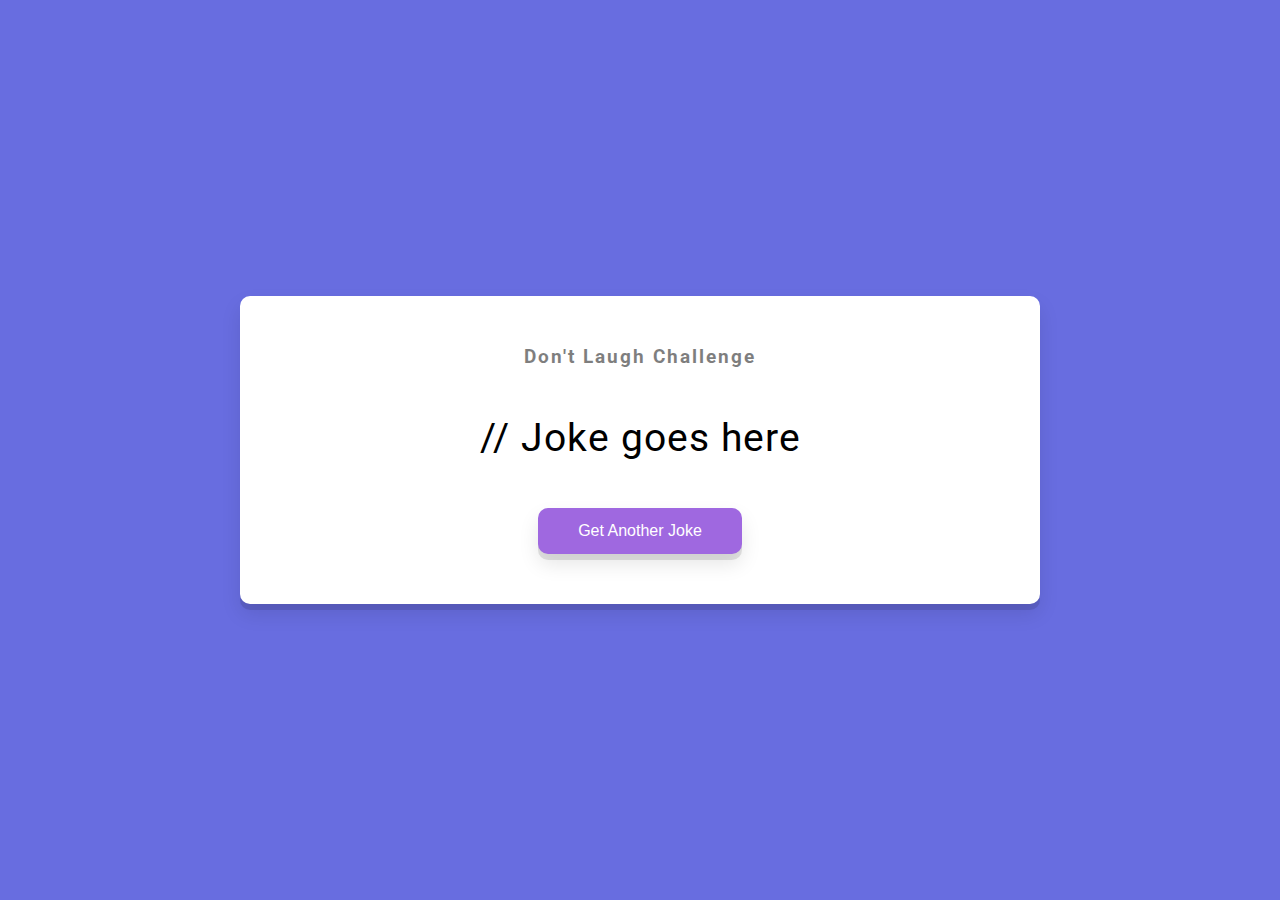
<file: 50 day 50 projects/Day 10 Dad Jokes/index.html>
<!DOCTYPE html>
<html lang="en">
  <head>
    <meta charset="UTF-8" />
    <meta name="viewport" content="width=device-width, initial-scale=1.0" />
    <link rel="stylesheet" href="style.css" />
    <title>Dad Jokes</title>
  </head>
  <div class="container">
    <h3>Don't Laugh Challenge</h3>
    <div id="joke" class="joke">
        // Joke goes here
    </div>
    <button id="jokeBtn" class="btn">Get Another Joke</button>
  </div>
  <body>
    <script src="script.js"></script>
  </body>
</html>
</file>
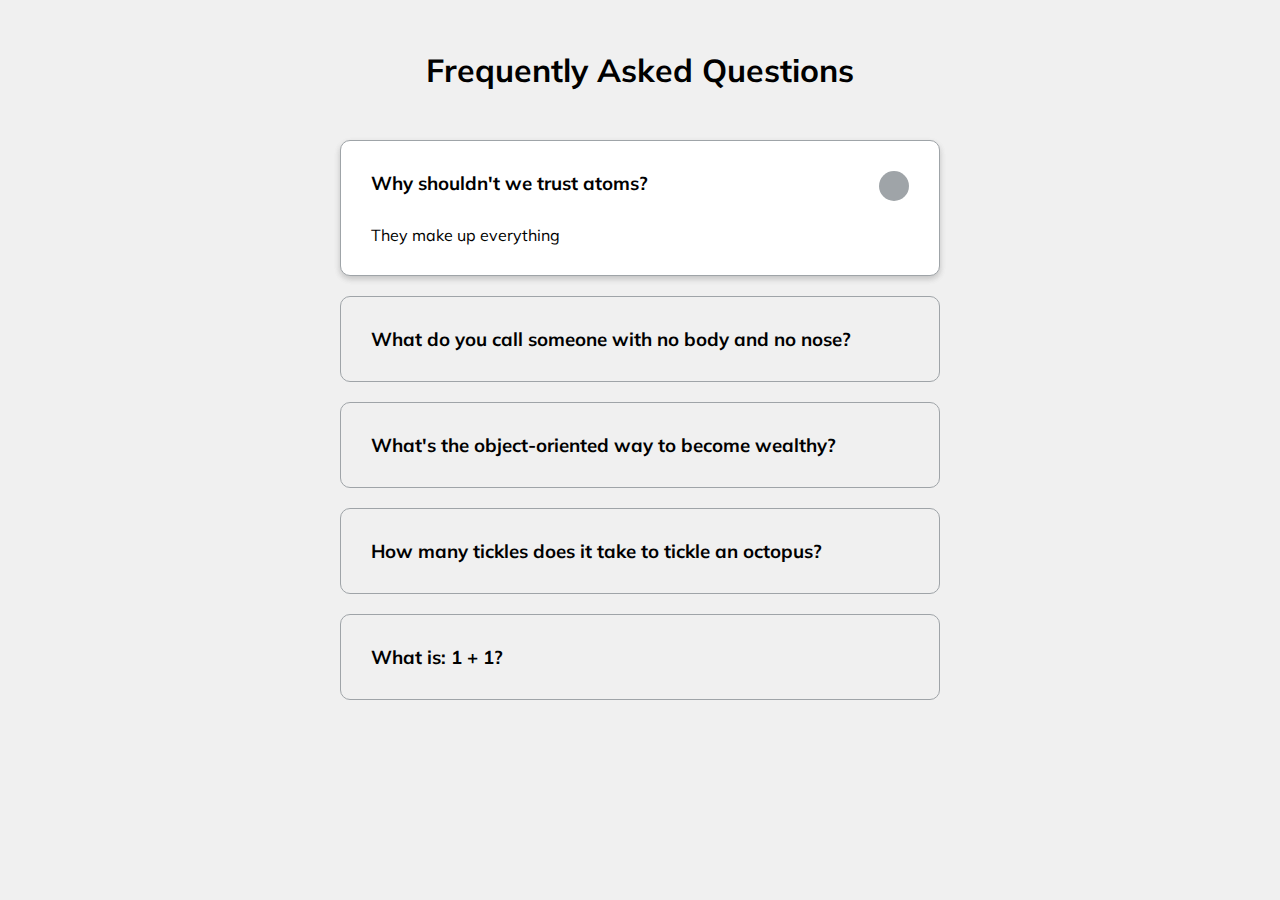
<file: 50 day 50 projects/Day 12 FAQ Collapse/index.html>
<!DOCTYPE html>
<html lang="en">
  <head>
    <meta charset="UTF-8" />
    <meta name="viewport" content="width=device-width, initial-scale=1.0" />
    <link rel="stylesheet" href="https://cdnjs.cloudflare.com/ajax/libs/font-awesome/5.14.0/css/all.min.css" integrity="sha512-1PKOgIY59xJ8Co8+NE6FZ+LOAZKjy+KY8iq0G4B3CyeY6wYHN3yt9PW0XpSriVlkMXe40PTKnXrLnZ9+fkDaog==" crossorigin="anonymous" />
    <link rel="stylesheet" href="style.css" />
    <title>FAQ</title>
  </head>
  <body>
    <h1>Frequently Asked Questions</h1>
    <div class="faq-container">
      <div class="faq active">
        <h3 class="faq-title">
          Why shouldn't we trust atoms?
        </h3>

        <p class="faq-text">
          They make up everything
        </p>

        <button class="faq-toggle">
          <i class="fas fa-chevron-down"></i>
          <i class="fas fa-times"></i>
        </button>
      </div>

      <div class="faq">
        <h3 class="faq-title">
          What do you call someone with no body and no nose?
        </h3>
        <p class="faq-text">
          Nobody knows.
        </p>
        <button class="faq-toggle">
          <i class="fas fa-chevron-down"></i>
          <i class="fas fa-times"></i>
        </button>
      </div>
      
      <div class="faq">
        <h3 class="faq-title">
          What's the object-oriented way to become wealthy?
        </h3>
        <p class="faq-text">
          Inheritance.
        </p>
        <button class="faq-toggle">
          <i class="fas fa-chevron-down"></i>
          <i class="fas fa-times"></i>
        </button>
      </div>
      
      <div class="faq">
        <h3 class="faq-title">
          How many tickles does it take to tickle an octopus?
        </h3>
        <p class="faq-text">
          Ten-tickles!
        </p>
        <button class="faq-toggle">
          <i class="fas fa-chevron-down"></i>
          <i class="fas fa-times"></i>
        </button>
      </div>
      
      <div class="faq">
        <h3 class="faq-title">
          What is: 1 + 1?
        </h3>
        <p class="faq-text">
          Depends on who are you asking.
        </p>
        <button class="faq-toggle">
          <i class="fas fa-chevron-down"></i>
          <i class="fas fa-times"></i>
        </button>
      </div>
    </div>
    <script src="script.js"></script>
  </body>
</html>
</file>
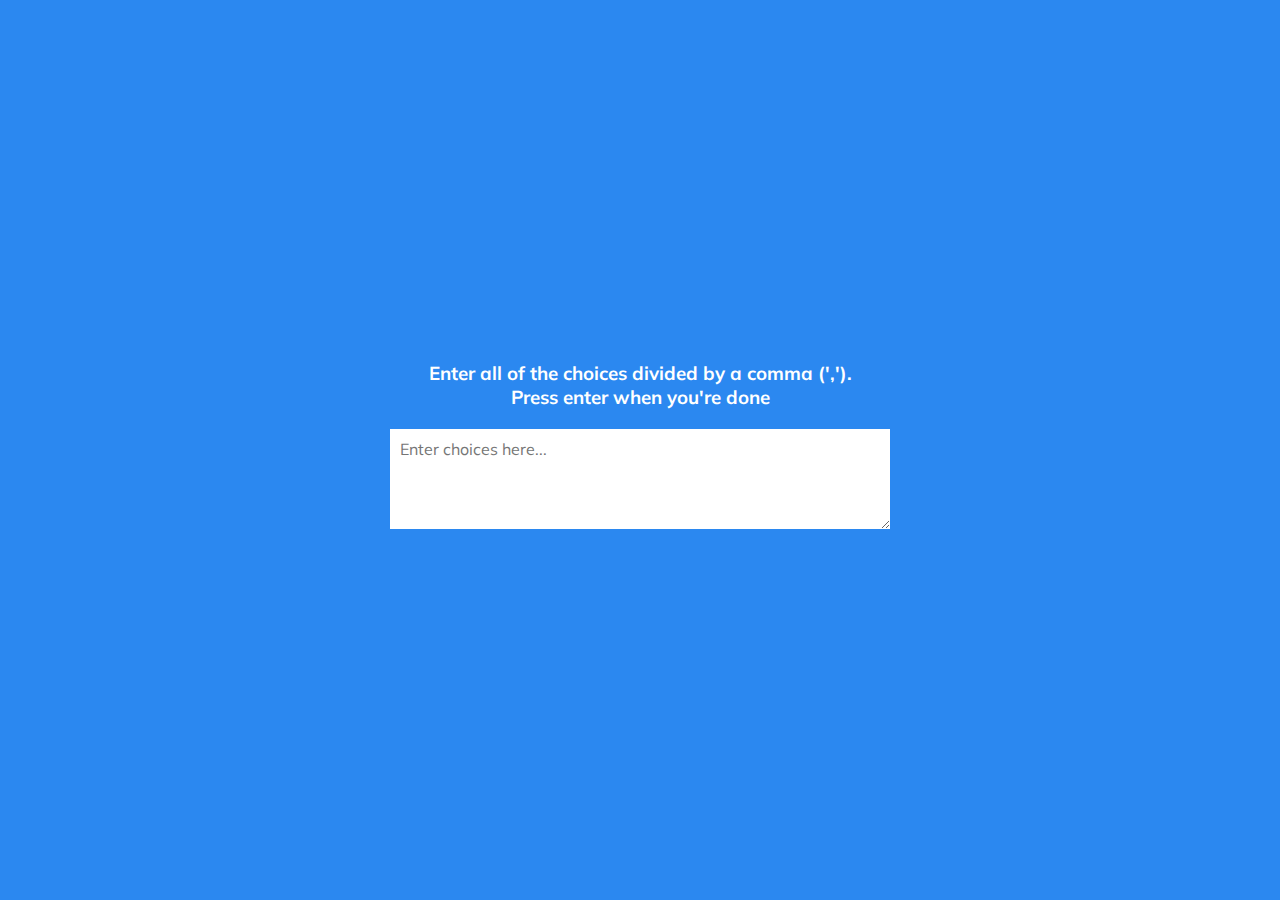
<file: 50 day 50 projects/Day 13 Random Choice Maker/index.html>
<!DOCTYPE html>
<html lang="en">
  <head>
    <meta charset="UTF-8" />
    <meta name="viewport" content="width=device-width, initial-scale=1.0" />
    <link rel="stylesheet" href="style.css" />
    <title>Random Choice Picker</title>
  </head>
  <body>
    <div class="container">
      <h3>Enter all of the choices divided by a comma (','). <br> Press enter when you're done</h3>
      <textarea placeholder="Enter choices here..." id="textarea"></textarea>

      <div id="tags"></div>
    </div>

    <script src="script.js"></script>
  </body>
</html>
</file>
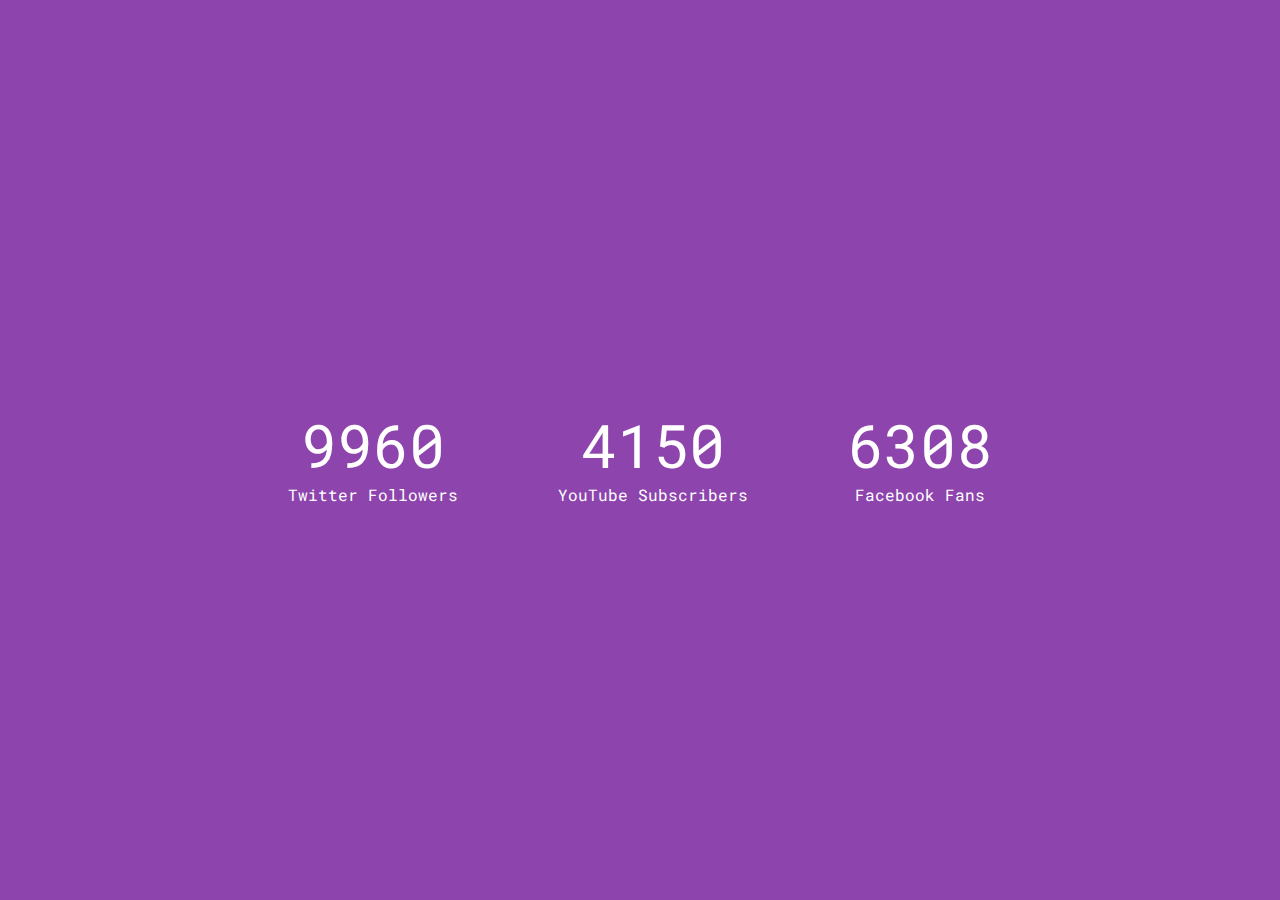
<file: 50 day 50 projects/Day 15 Incrementing Counter/index.html>
<!DOCTYPE html>
<html lang="en">
  <head>
    <meta charset="UTF-8" />
    <meta name="viewport" content="width=device-width, initial-scale=1.0" />
    <link rel="stylesheet" href="https://cdnjs.cloudflare.com/ajax/libs/font-awesome/5.14.0/css/all.min.css" integrity="sha512-1PKOgIY59xJ8Co8+NE6FZ+LOAZKjy+KY8iq0G4B3CyeY6wYHN3yt9PW0XpSriVlkMXe40PTKnXrLnZ9+fkDaog==" crossorigin="anonymous" />
    <link rel="stylesheet" href="style.css" />
    <title>Increment Counter</title>
  </head>
  <body>
    <div class="counter-container">
      <i class="fab fa-twitter fa-3x"></i>
      <div class="counter" data-target="12000"></div>
      <span>Twitter Followers</span>
    </div>

    <div class="counter-container">
      <i class="fab fa-youtube fa-3x"></i>
      <div class="counter" data-target="5000"></div>
      <span>YouTube Subscribers</span>
    </div>

    <div class="counter-container">
      <i class="fab fa-facebook fa-3x"></i>
      <div class="counter" data-target="7500"></div>
      <span>Facebook Fans</span>
    </div>
    <script src="script.js"></script>
  </body>
</html>
</file>
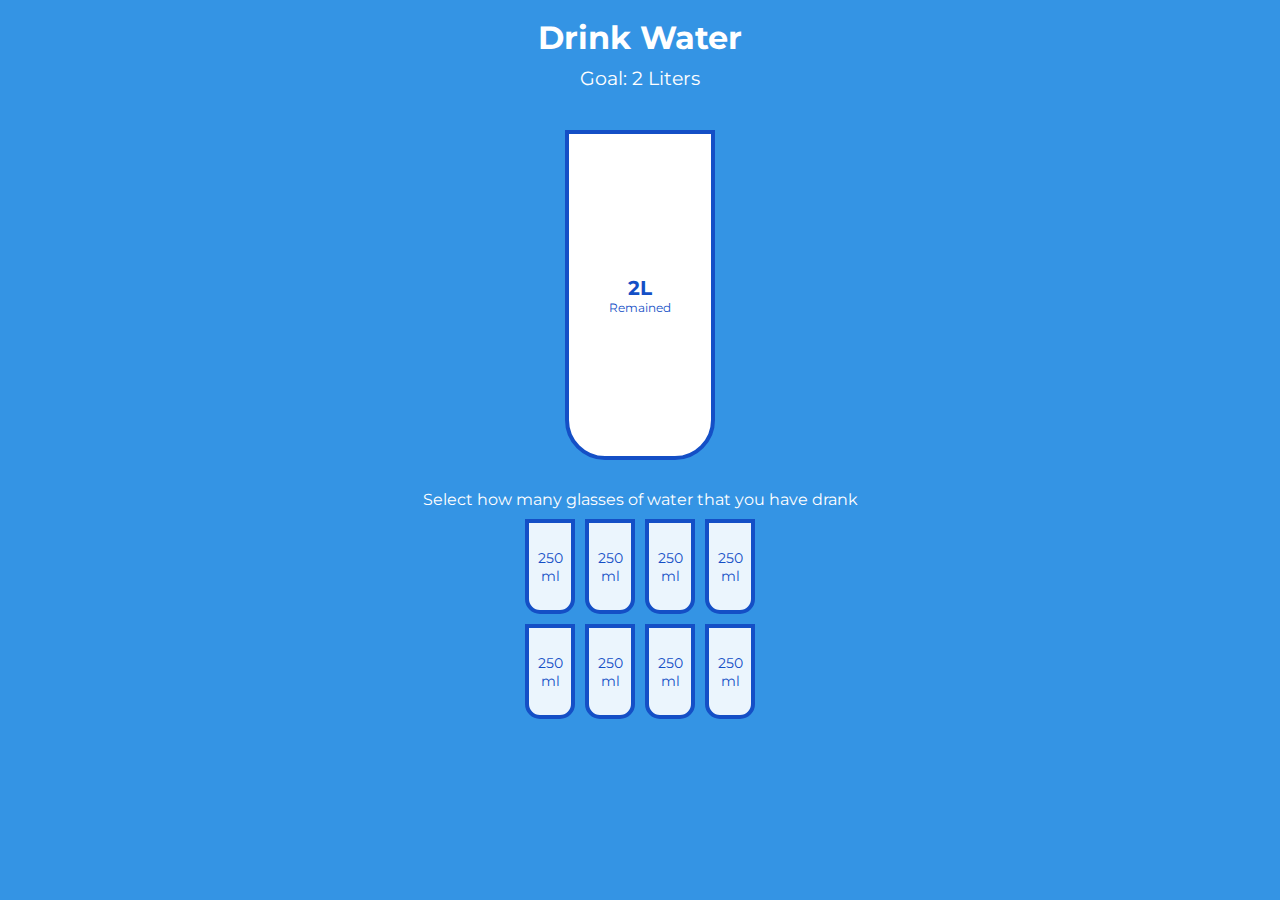
<file: 50 day 50 projects/Day 16 Drink Water/index.html>
<!DOCTYPE html>
<html lang="en">
  <head>
    <meta charset="UTF-8" />
    <meta name="viewport" content="width=device-width, initial-scale=1.0" />
    <link rel="stylesheet" href="style.css" />
    <title>Drink Water</title>
  </head>
  <body>
    <h1>Drink Water</h1>
    <h3>Goal: 2 Liters</h3>

    <div class="cup">
      <div class="remained" id="remained">
        <span id="liters"></span>
        <small>Remained</small>
      </div>

      <div class="percentage" id="percentage"></div>
    </div>

    <p class="text">Select how many glasses of water that you have drank</p>

    <div class="cups">
      <div class="cup cup-small">250 ml</div>
      <div class="cup cup-small">250 ml</div>
      <div class="cup cup-small">250 ml</div>
      <div class="cup cup-small">250 ml</div>
      <div class="cup cup-small">250 ml</div>
      <div class="cup cup-small">250 ml</div>
      <div class="cup cup-small">250 ml</div>
      <div class="cup cup-small">250 ml</div>
    </div>

    <script src="script.js"></script>
  </body>
</html>
</file>
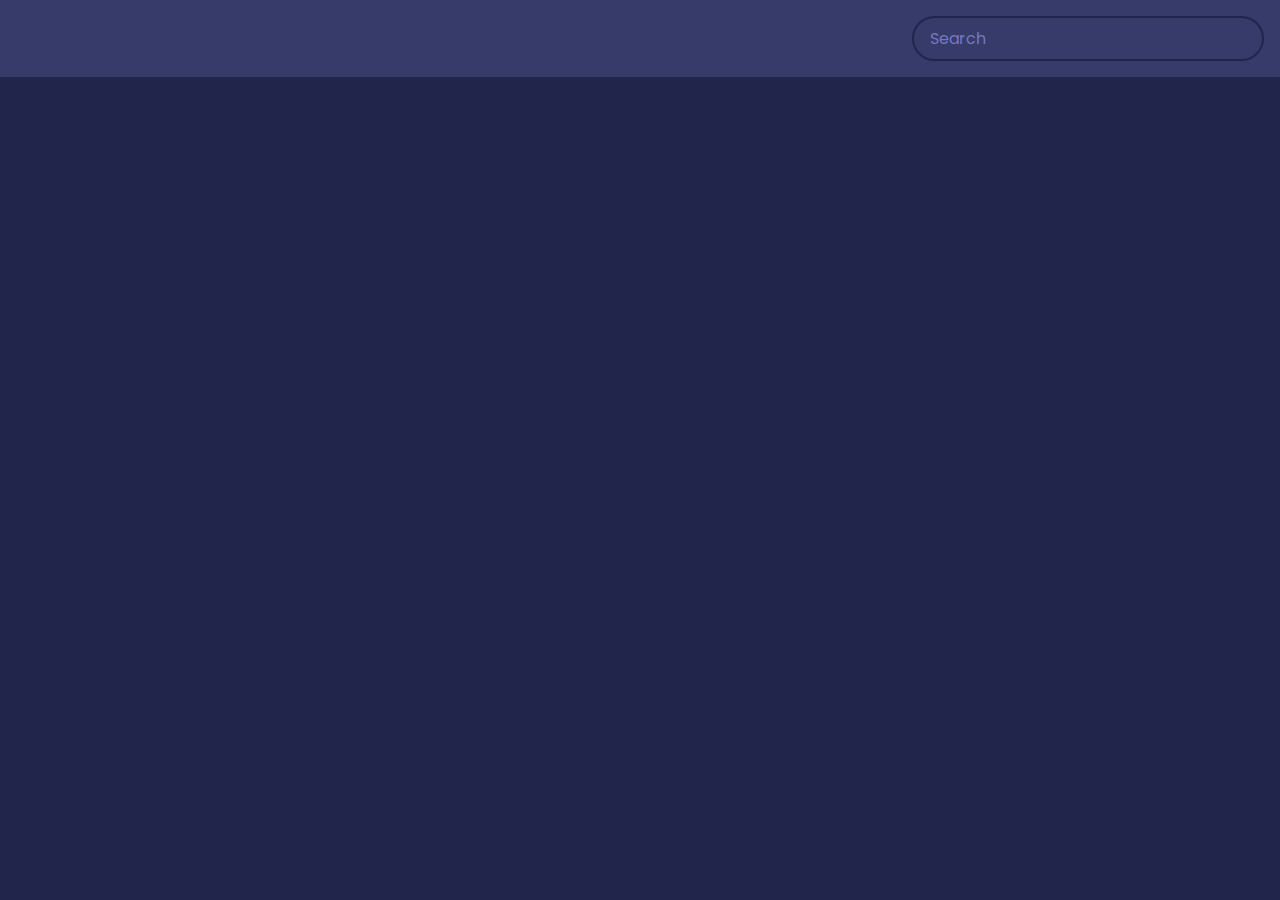
<file: 50 day 50 projects/Day 17 Movie App/index.html>
<!DOCTYPE html>
<html lang="en">
  <head>
    <meta charset="UTF-8" />
    <meta name="viewport" content="width=device-width, initial-scale=1.0" />
    <link rel="stylesheet" href="style.css" />
    <title>Movie App</title>
  </head>
  <body>
    <header>
      <form id="form">
        <input type="text" id="search" class="search" placeholder="Search">
      </form>
    </header>

    <main id="main"></main>

    <script src="script.js"></script>
  </body>
</html>
</file>
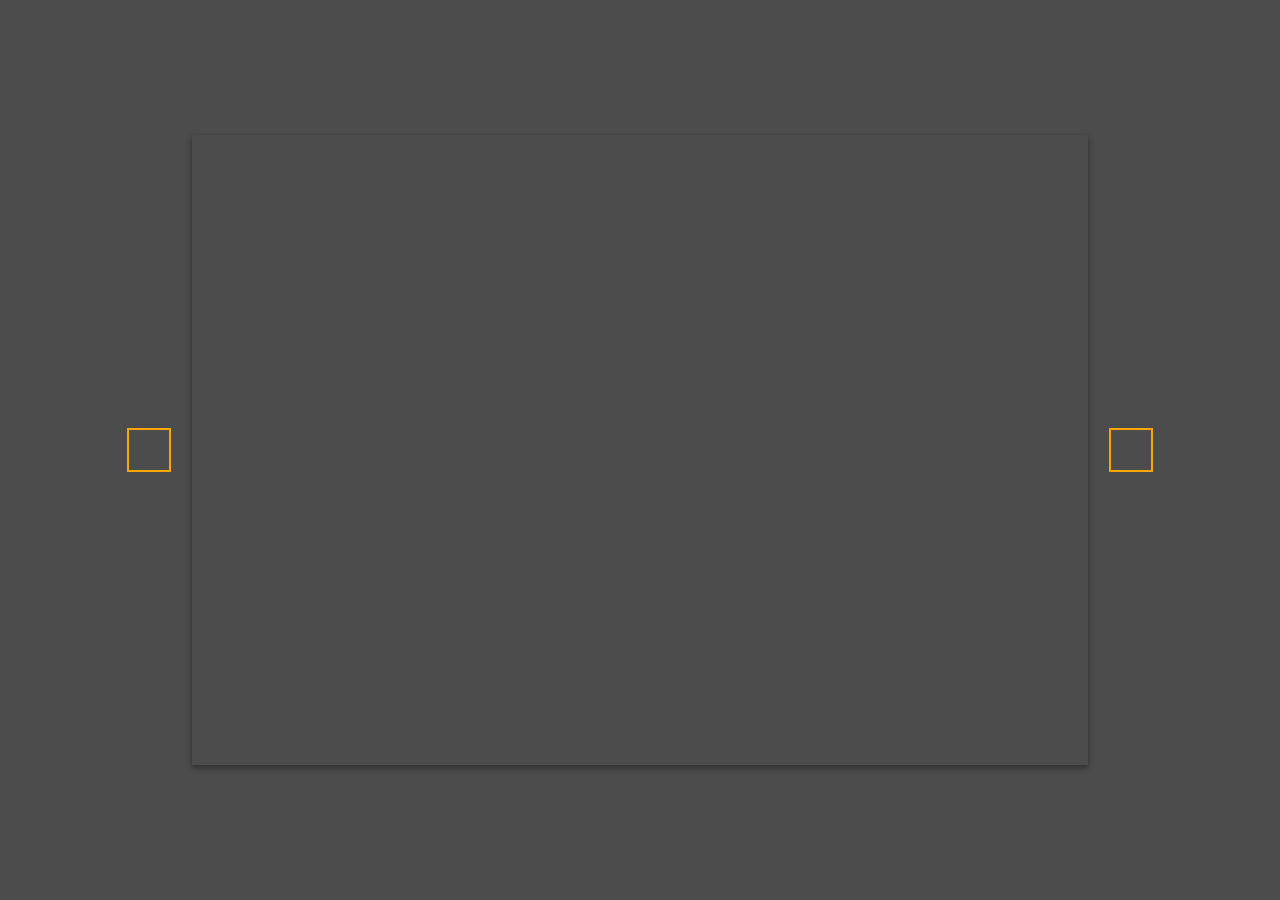
<file: 50 day 50 projects/Day 18 Background Slider/index.html>
<!DOCTYPE html>
<html lang="en">
  <head>
    <meta charset="UTF-8" />
    <meta name="viewport" content="width=device-width, initial-scale=1.0" />
    <link
      rel="stylesheet"
      href="https://cdnjs.cloudflare.com/ajax/libs/font-awesome/5.14.0/css/all.min.css"
      integrity="sha512-1PKOgIY59xJ8Co8+NE6FZ+LOAZKjy+KY8iq0G4B3CyeY6wYHN3yt9PW0XpSriVlkMXe40PTKnXrLnZ9+fkDaog=="
      crossorigin="anonymous"
    />
    <link rel="stylesheet" href="style.css" />
    <title>Background Slider</title>
  </head>
  <body>
    <div class="slider-container">
      <div
        class="slide active"
        style="
          background-image: url('https://images.unsplash.com/photo-1549880338-65ddcdfd017b?ixlib=rb-1.2.1&ixid=eyJhcHBfaWQiOjEyMDd9&auto=format&fit=crop&w=2100&q=80');
        "
      ></div>
      <div
        class="slide"
        style="
          background-image: url('https://images.unsplash.com/photo-1511593358241-7eea1f3c84e5?ixlib=rb-1.2.1&ixid=eyJhcHBfaWQiOjEyMDd9&auto=format&fit=crop&w=1934&q=80');
        "
      ></div>

      <div
        class="slide"
        style="
          background-image: url('https://images.unsplash.com/photo-1495467033336-2effd8753d51?ixlib=rb-1.2.1&ixid=eyJhcHBfaWQiOjEyMDd9&auto=format&fit=crop&w=2100&q=80');
        "
      ></div>

      <div
        class="slide"
        style="
          background-image: url('https://images.unsplash.com/photo-1522735338363-cc7313be0ae0?ixlib=rb-1.2.1&ixid=eyJhcHBfaWQiOjEyMDd9&auto=format&fit=crop&w=2689&q=80');
        "
      ></div>

      <div
        class="slide"
        style="
          background-image: url('https://images.unsplash.com/photo-1559087867-ce4c91325525?ixlib=rb-1.2.1&ixid=eyJhcHBfaWQiOjEyMDd9&auto=format&fit=crop&w=2100&q=80');
        "
      ></div>

      <button class="arrow left-arrow" id="left">
        <i class="fas fa-arrow-left"></i>
      </button>

      <button class="arrow right-arrow" id="right">
        <i class="fas fa-arrow-right"></i>
      </button>
    </div>
    <script src="script.js"></script>
  </body>
</html>
</file>
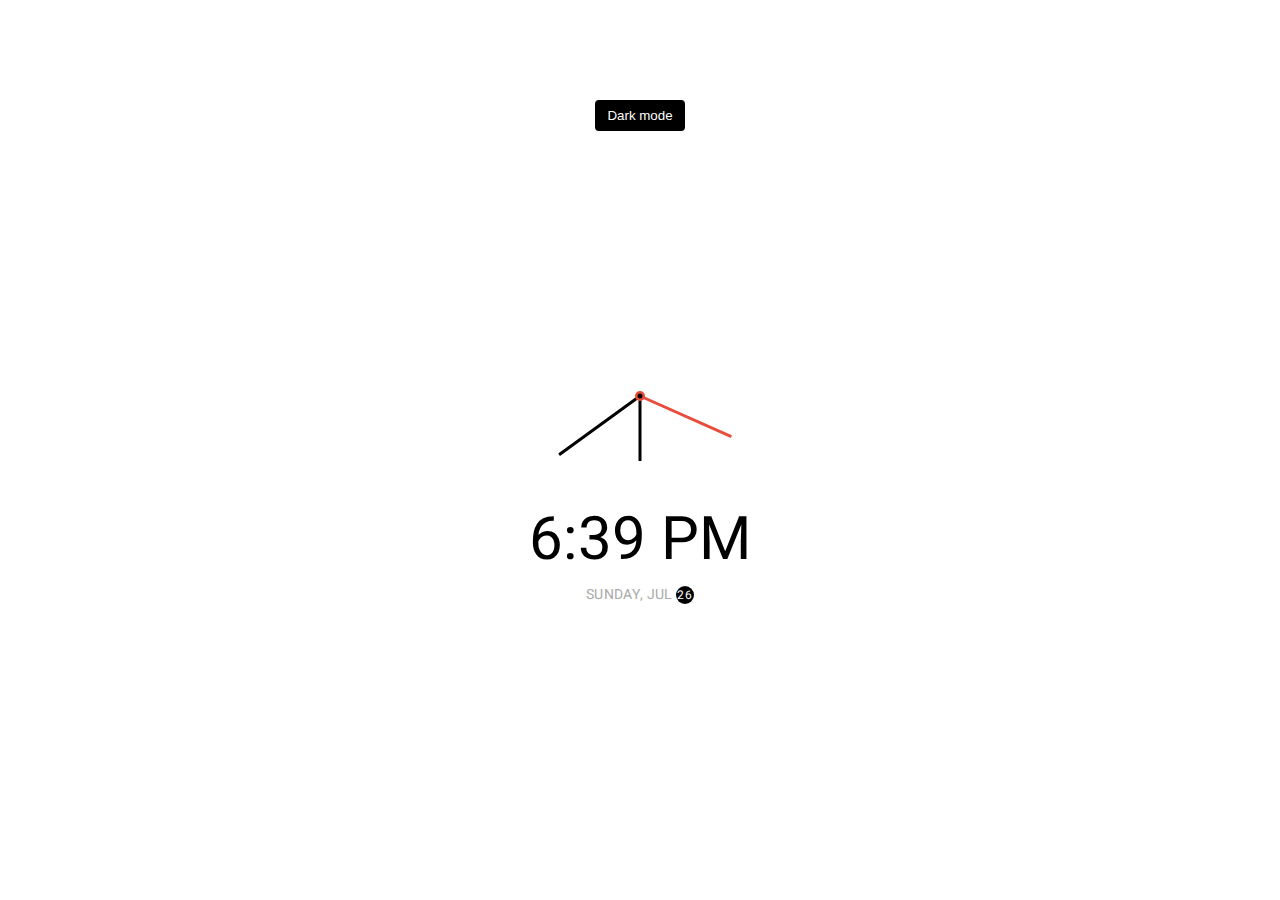
<file: 50 day 50 projects/Day 19 Theme Clock/index.html>
<!DOCTYPE html>
<html lang="en">
  <head>
    <meta charset="UTF-8" />
    <meta name="viewport" content="width=device-width, initial-scale=1.0" />
    <link rel="stylesheet" href="style.css" />
    <title>Theme Clock</title>
  </head>
  <body>
    <!-- Inspired by this dribbble shot https://dribbble.com/shots/5958443-Alarm-clock -->

    <button class="toggle">Dark mode</button>

    <div class="clock-container">
      <div class="clock">
        <div class="needle hour"></div>
        <div class="needle minute"></div>
        <div class="needle second"></div>
        <div class="center-point"></div>
      </div>

      <div class="time"></div>
      <div class="date"></div>
    </div>

    <script src="script.js"></script>
  </body>
</html>
</file>
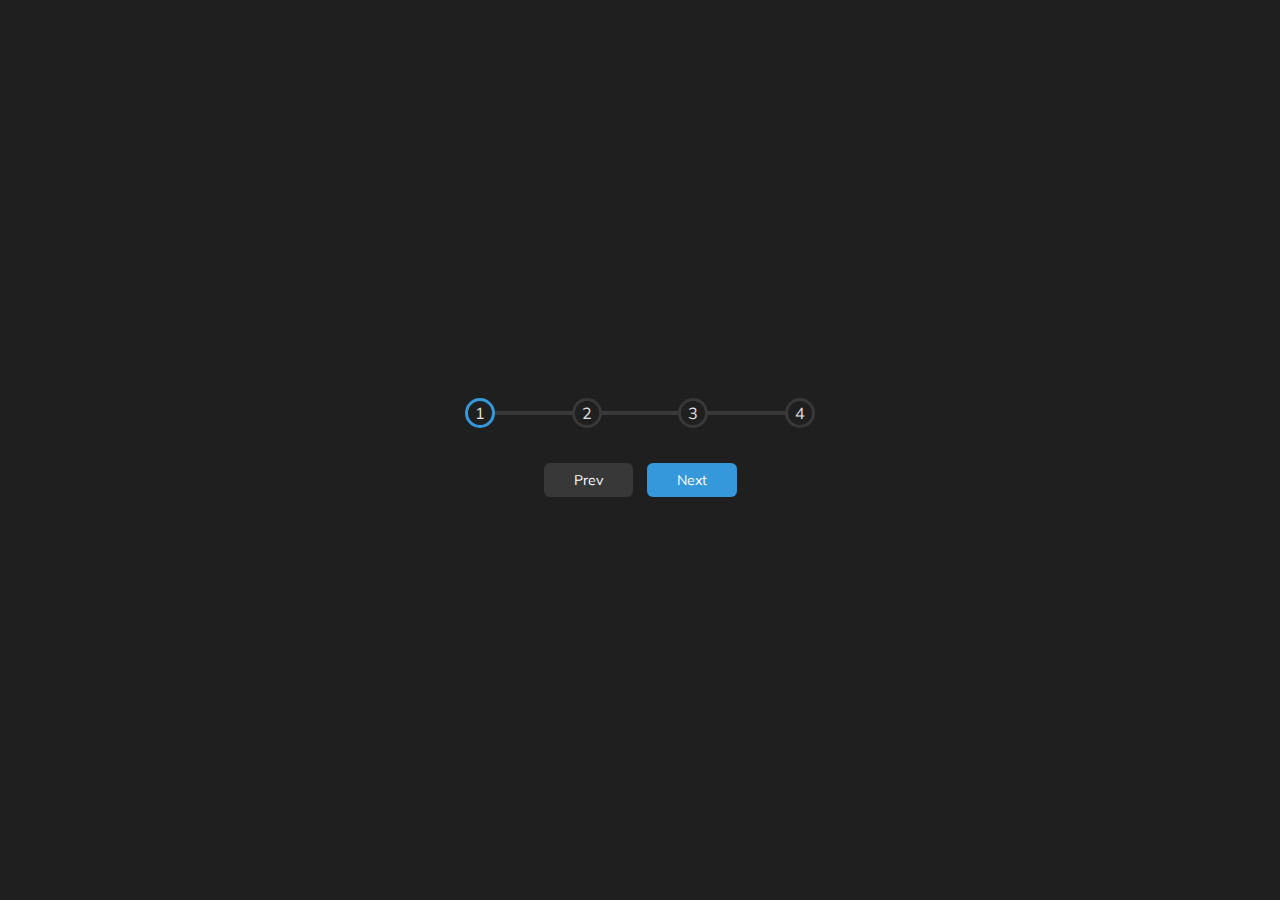
<file: 50 day 50 projects/Day 2 Progress Steps/index.html>
<!DOCTYPE html>
<html lang="en">
  <head>
    <meta charset="UTF-8" />
    <meta http-equiv="X-UA-Compatible" content="IE=edge" />
    <meta name="viewport" content="width=device-width, initial-scale=1.0" />
    <link rel="stylesheet" href="sytle.css" />
    <title>Progress Steps</title>
  </head>
  <body>
    <div class="container">
      <div class="progress-container">
        <div class="progress" id="progress"></div>
        <div class="circle active">1</div>
        <div class="circle">2</div>
        <div class="circle">3</div>
        <div class="circle">4</div>
      </div>

      <button class="btn" id="prev" disabled>Prev</button>
      <button class="btn" id="next">Next</button>
    </div>
    <script src="script.js"></script>
  </body>
</html>
</file>
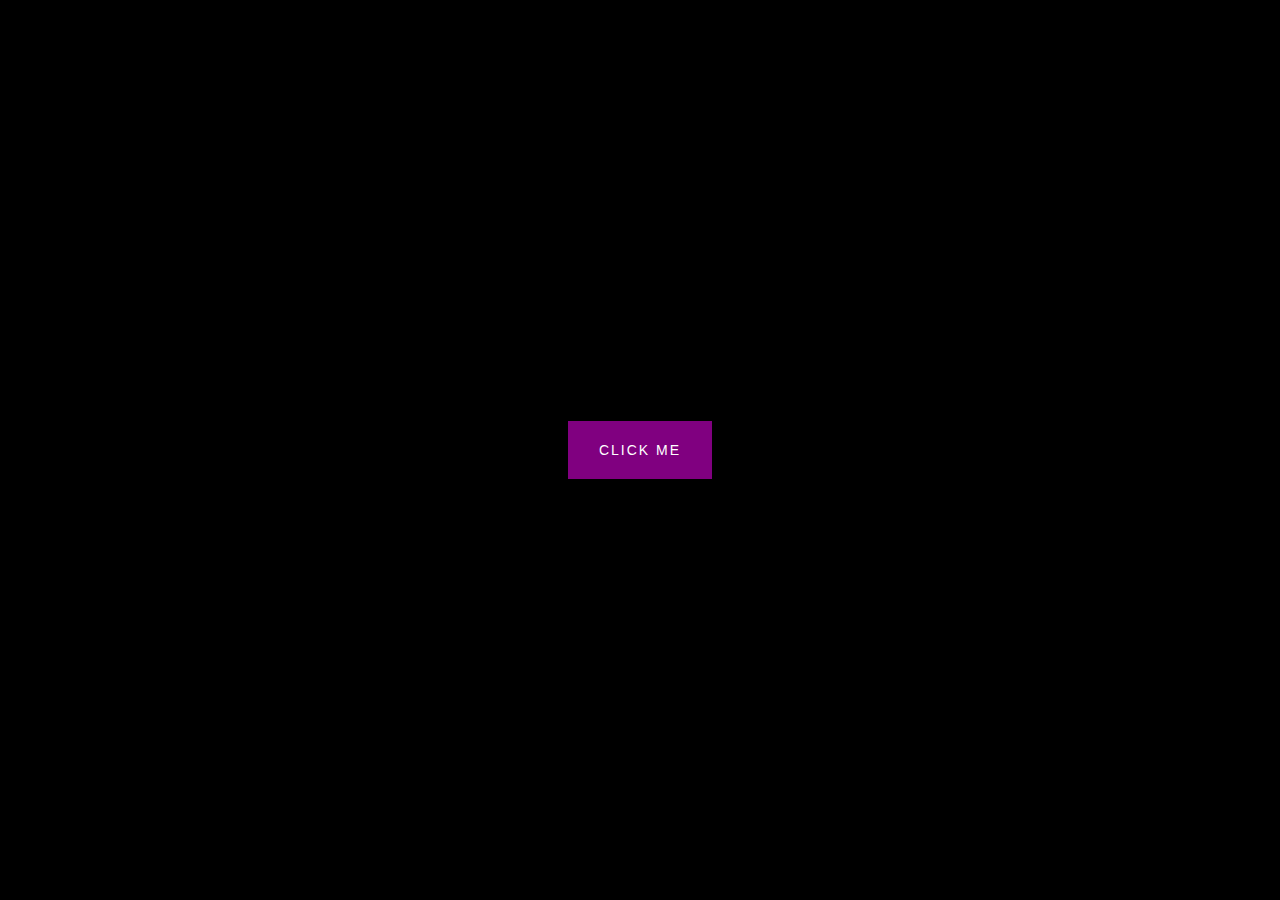
<file: 50 day 50 projects/Day 20 Button Ripple Effect/index.html>
<!DOCTYPE html>
<html lang="en">
  <head>
    <meta charset="UTF-8" />
    <meta name="viewport" content="width=device-width, initial-scale=1.0" />
    <link rel="stylesheet" href="style.css" />
    <title>Button Ripple Effect</title>
  </head>
  <body>
    <button class="ripple">Click Me</button>
    <script src="script.js"></script>
  </body>
</html>
</file>
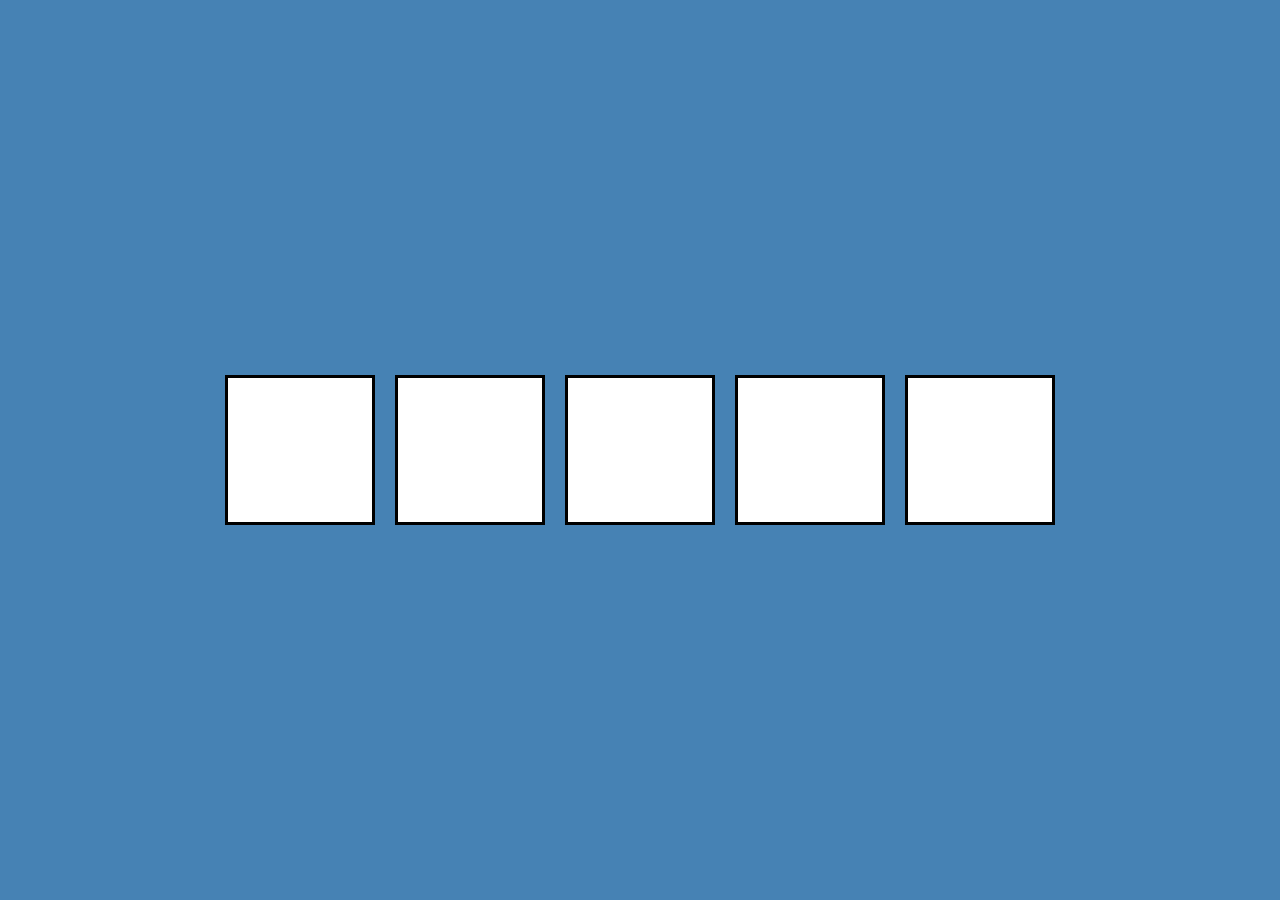
<file: 50 day 50 projects/Day 21 Drag N Drop/index.html>
<!DOCTYPE html>
<html lang="en">
  <head>
    <meta charset="UTF-8" />
    <meta name="viewport" content="width=device-width, initial-scale=1.0" />
    <link rel="stylesheet" href="style.css" />
    <title>Drag N Drop</title>
  </head>
  <body>
    <div class="empty">
        <div class="fill" draggable="true"></div>
    </div>
    <div class="empty"></div>
    <div class="empty"></div>
    <div class="empty"></div>
    <div class="empty"></div>
    <script src="script.js"></script>
  </body>
</html>
</file>
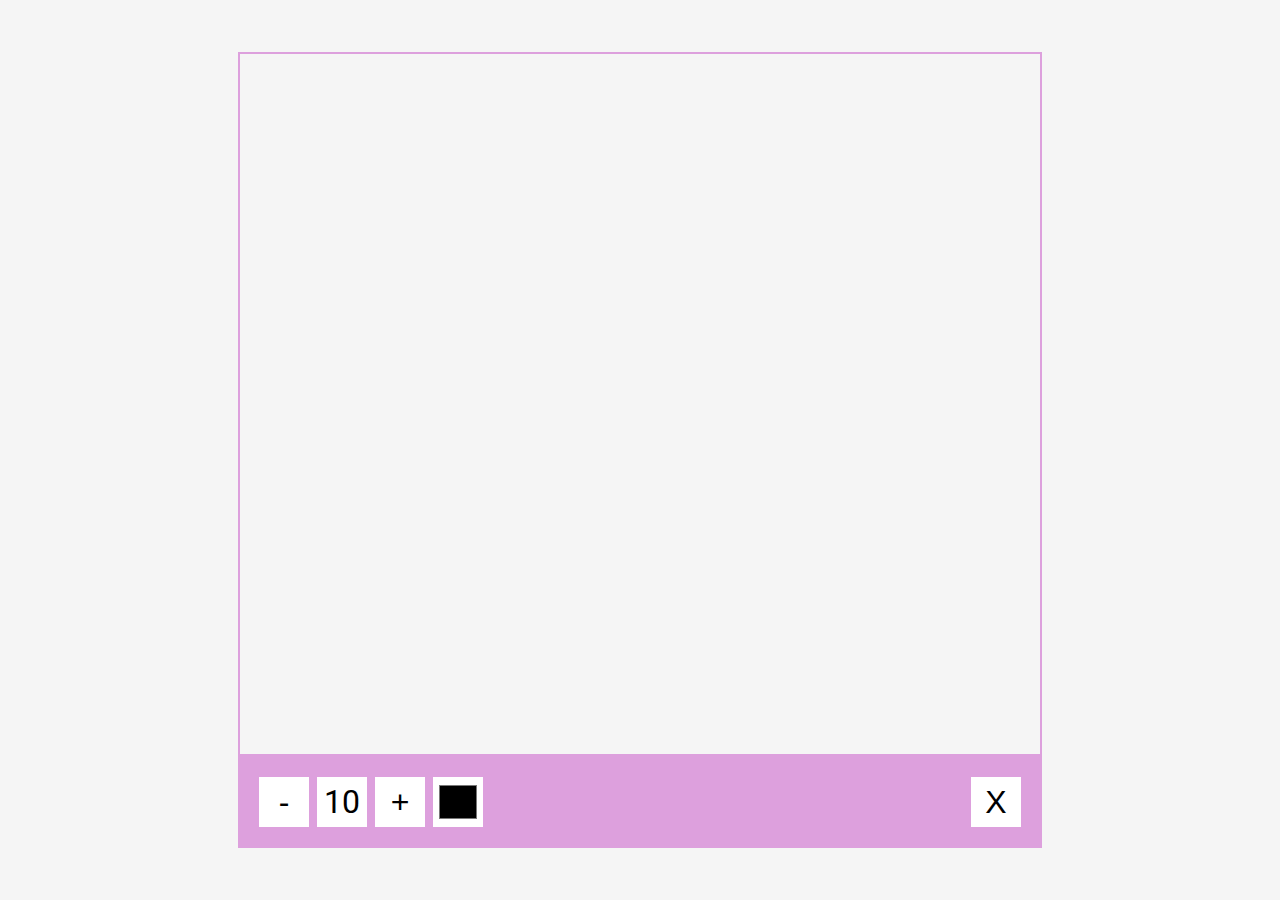
<file: 50 day 50 projects/Day 22 Drawing App/index.html>
<!DOCTYPE html>
<html lang="en">
  <head>
    <meta charset="UTF-8" />
    <meta name="viewport" content="width=device-width, initial-scale=1.0" />
    <link rel="stylesheet" href="style.css" />
    <title>Drawing App</title>
  </head>
  <body>
    <canvas id="canvas" width="800" height="700"></canvas>
    <div class="toolbox">
      <button id="decrease">-</button>
      <span id="size">10</span>
      <button id="increase">+</button>
      <input type="color" id="color">
      <button id="clear">X</button>
    </div>

    <script src="script.js"></script>
  </body>
</html>
</file>
<file: 50 day 50 projects/Day 10 Dad Jokes/style.css>
@import url('https://fonts.googleapis.com/css2?family=Roboto:wght@400;700&display=swap');

* {
  box-sizing: border-box;
}

body {
  background-color: #686de0;
  font-family: 'Roboto', sans-serif;
  display: flex;
  flex-direction: column;
  align-items: center;
  justify-content: center;
  height: 100vh;
  overflow: hidden;
  margin: 0;
  padding: 20px;
}

.container {
    background-color: white;
    border-radius: 10px;
    box-shadow: 0 10px 20px rgba(0, 0, 0, 0.1), 0 6px rgba(0, 0, 0, 0.1);
    padding: 50px 20px;
    text-align: center;
    max-width: 100%;
    width: 800px;
}

h3 {
    margin: 0;
    opacity: 0.5;
    letter-spacing: 2px;
}

.joke {
    font-size: 39px;
    letter-spacing: 1px;
    line-height: 40px;
    margin: 50px auto;
    max-width: 600px;
}

.btn { 
    background-color: #9f68e0;
    border: 0;
    border-radius: 10px;
    color: white;
    box-shadow: 0 10px 20px rgba(0, 0, 0, 0.1), 0 6px rgba(0, 0, 0, 0.1);
    padding: 14px 40px;
    font-size: 16px;
    cursor: pointer;
}

.btn:active {
    transform: scale(0.98);
}

.btn:focus {
    outline: 0;
}
</file>
<file: 50 day 50 projects/Day 12 FAQ Collapse/style.css>
@import url('https://fonts.googleapis.com/css?family=Muli&display=swap');

* {
  box-sizing: border-box;
}

body {
  font-family: 'Muli', sans-serif;
  background-color: #f0f0f0;
}

h1 {
    margin: 50px 30px;
    text-align: center;
}

.faq-container {
    max-width: 600px;
    margin: 0 auto;
}

.faq {
    background-color: transparent;
    border: 1px solid #9fa4a8;
    border-radius: 10px;
    margin: 20px 0;
    padding: 30px;
    position: relative;
    overflow: hidden;
    transition: 0.3 ease;
}

.faq.active {
    background-color: #fff;
    box-shadow: 0 3px 6px rgba(0, 0, 0, 0.1), 0 3px 6px rgba(0, 0, 0, 0.1);
}

.faq.active::before,
.faq.active::after {
    content: '\f075';
    font-family: 'Font Awesome 5 Free';
    color: #2ecc71;
    font-size: 7rem;
    position: absolute;
    opacity: 0.2;
    top: 20px;
    left: 20px;
    z-index: 0;
}

.faq.active::before {
    color: #3498db;
    top: -10px;
    left: -30px;
    transform: rotateY(180deg);
}

.faq-title {
    margin: 0 35px 0 0;
}

.faq-text {
    display: none;
    margin: 30px 0 0;
}

.faq.active .faq-text {
    display: block;
}
.faq-toggle {
    background-color: transparent;
    border: 0;
    border-radius: 50%;
    cursor: pointer;
    display: flex;
    align-items: center;
    justify-content: center;
    font-size: 16px;
    padding: 0;
    position: absolute;
    top: 30px;
    right: 30px;
    height: 30px;
    width: 30px;
}

.faq-toggle:focus {
    outline: 0;
}

.faq-toggle .fa-times {
    display: none;
}

.faq.active .faq-toggle .fa-times {
    display: block;
    color: #fff;
}

.faq.active .faq-toggle .fa-chevron-down {
    display: none;
}

.faq.active .faq-toggle {
    background-color: #9fa4a8;
}
</file>
<file: 50 day 50 projects/Day 13 Random Choice Maker/style.css>
@import url('https://fonts.googleapis.com/css?family=Muli&display=swap');

* {
  box-sizing: border-box;
}

body {
  background-color: #2b88f0;
  font-family: 'Muli', sans-serif;
  display: flex;
  flex-direction: column;
  align-items: center;
  justify-content: center;
  height: 100vh;
  overflow: hidden;
  margin: 0;
}

h3 {
  color: #fff;
  margin: 10px 0 20px;
  text-align: center;
}

.container {
  width: 500px;
}

textarea {
  border: none;
  display: block;
  width: 100%;
  height: 100px;
  font-family: inherit;
  padding: 10px;
  margin: 0 0 20px;
  font-size: 16px;
}

textarea:focus {
  outline: none;
}

.tag {
  background-color: #f0932b;
  color: #fff;
  border-radius: 50px;
  padding: 10px 20px;
  margin: 0 5px 10px 0;
  font-size: 14px;
  display: inline-block;
}

.tag.highlight {
  background-color: #273c75;
}
</file>
<file: 50 day 50 projects/Day 15 Incrementing Counter/style.css>
@import url('https://fonts.googleapis.com/css?family=Roboto+Mono&display=swap');

* {
  box-sizing: border-box;
}

body {
  background-color: #8e44ad;
  color: white;  
  font-family: 'Roboto Mono', sans-serif;
  display: flex;
  align-items: center;
  justify-content: center;
  height: 100vh;
  overflow: hidden;
  margin: 0;
}

.counter-container {
    display: flex;
    flex-direction: column;
    justify-content: center;
    text-align: center;
    margin: 30px 50px;
}

.counter {
    font-size: 60px;
    margin-top: 10px;
}

@media (max-width: 580px) {
    body {
        flex-direction: column;
    }
}
</file>
<file: 50 day 50 projects/Day 16 Drink Water/style.css>
@import url('https://fonts.googleapis.com/css?family=Montserrat:400,600&display=swap');

:root {
  --border-color: #144fc6;
  --fill-color: #6ab3f8;
}

* {
  box-sizing: border-box;
}

body {
  background-color: #3494e4;
  color: #fff;
  font-family: 'Montserrat', sans-serif;
  display: flex;
  flex-direction: column;
  align-items: center;
  margin-bottom: 40px;
}

h1 {
  margin: 10px 0 0;
}

h3 {
  font-weight: 400;
  margin: 10px 0;
}

.cup {
  background-color: #fff;
  border: 4px solid var(--border-color);
  color: var(--border-color);
  border-radius: 0 0 40px 40px;
  height: 330px;
  width: 150px;
  margin: 30px 0;
  display: flex;
  flex-direction: column;
  overflow: hidden;
}

.cup.cup-small {
  height: 95px;
  width: 50px;
  border-radius: 0 0 15px 15px;
  background-color: rgba(255, 255, 255, 0.9);
  cursor: pointer;
  font-size: 14px;
  align-items: center;
  justify-content: center;
  text-align: center;
  margin: 5px;
  transition: 0.3s ease;
}

.cup.cup-small.full {
  background-color: var(--fill-color);
  color: #fff;
}

.cups {
  display: flex;
  flex-wrap: wrap;
  align-items: center;
  justify-content: center;
  width: 280px;
}

.remained {
  display: flex;
  flex-direction: column;
  align-items: center;
  justify-content: center;
  text-align: center;
  flex: 1;
  transition: 0.3s ease;
}

.remained span {
  font-size: 20px;
  font-weight: bold;
}

.remained small {
  font-size: 12px;
}

.percentage {
  background-color: var(--fill-color);
  display: flex;
  align-items: center;
  justify-content: center;
  font-weight: bold;
  font-size: 30px;
  height: 0;
  transition: 0.3s ease;
}

.text {
  text-align: center;
  margin: 0 0 5px;
}
</file>
<file: 50 day 50 projects/Day 17 Movie App/style.css>
@import url('https://fonts.googleapis.com/css2?family=Poppins:wght@200;400&display=swap');

:root {
    --primary-color: #22254b;
    --secondary-color: #373b69;
}

* {
  box-sizing: border-box;
}

body {
  background-color: var(--primary-color);
  font-family: 'Poppins', sans-serif;
  margin: 0;
}

header {
    padding: 1rem;
    display: flex;
    justify-content: flex-end;
    background-color: var(--secondary-color);
}

.search {
    background-color: transparent;
    border: 2px solid var(--primary-color);
    border-radius: 50px;
    font-family: inherit;
    font-size: 1rem;
    padding: .5rem 1rem;
    color: white;
}

.search::placeholder {
    color: #7378c5;
}

.search:focus {
    outline: none;
    background-color: var(--primary-color);
}

main {
    display: flex;
    flex-wrap: wrap;
}

.movie {
    width: 300px;
    margin: 1rem;
    background-color: var(--secondary-color);
    box-shadow: 0 4px 5px rgba(0, 0, 0, 0.2);
    position: relative;
    overflow: hidden;
    border-radius: 3px;
}

.movie img {
    width: 100%;
}

.movie-info {
    color: #eee;
    display: flex;
    align-items: center;
    justify-content: space-between;
    padding: 0.5rem 1rem 1rem;
    letter-spacing: 0.5px;
}

.movie-info h3 {
    margin-top: 0;
}

.movie-info span {
    background-color: var(--primary-color);
    padding: 0.25rem 0.5rem;
    border-radius: 3px;
    font-weight: bold;
}

.movie-info span.green {
    color: lightgreen;
}

.movie-info span.orange {
    color: orange;
}

.movie-info span.red {
    color: red;
}

.overview {
    background-color: white;
    padding: 2rem;
    position: absolute;
    left: 0;
    bottom: 0;
    right: 0;
    max-height: 100%;
    transform: translateY(101%);
    transition: transform 0.3s ease-in;
}

.movie:hover .overview {
    transform: translateY(0);
}
</file>
<file: 50 day 50 projects/Day 18 Background Slider/style.css>
@import url('https://fonts.googleapis.com/css2?family=Roboto:wght@400;700&display=swap');

* {
  box-sizing: border-box;
}

body {
  font-family: 'Roboto', sans-serif;
  display: flex;
  flex-direction: column;
  align-items: center;
  justify-content: center;
  height: 100vh;
  overflow: hidden;
  margin: 0;
  background-position: center center;
  background-size: cover;
  transition: 0.4s;
}

body::before {
  content: '';
  position: absolute;
  top: 0;
  left: 0;
  width: 100%;
  height: 100vh;
  background-color: rgba(0, 0, 0, 0.7);
  z-index: -1;
}

.slider-container {
  box-shadow: 0 3px 6px rgba(0, 0, 0, 0.16), 0 3px 6px rgba(0, 0, 0, 0.23);
  height: 70vh;
  width: 70vw;
  position: relative;
  overflow: hidden;
}

.slide {
  opacity: 0;
  height: 100vh;
  width: 100vw;
  background-position: center center;
  background-size: cover;
  position: absolute;
  top: -15vh;
  left: -15vw;
  transition: 0.4s ease;
  z-index: 1;
}

.slide.active {
  opacity: 1;
}

.arrow {
  position: fixed;
  background-color: transparent;
  color: #fff;
  padding: 20px;
  font-size: 30px;
  border: 2px solid orange;
  top: 50%;
  transform: translateY(-50%);
  cursor: pointer;
}

.arrow:focus {
  outline: 0;
}

.left-arrow {
  left: calc(15vw - 65px);
}

.right-arrow {
  right: calc(15vw - 65px);
}
</file>
<file: 50 day 50 projects/Day 19 Theme Clock/style.css>
@import url('https://fonts.googleapis.com/css?family=Heebo:300&display=swap');

* {
  box-sizing: border-box;
}

:root {
  --primary-color: #000;
  --secondary-color: #fff;
}

html {
  transition: all 0.5s ease-in;
}

html.dark {
  --primary-color: #fff;
  --secondary-color: #333;
}

html.dark {
  background-color: #111;
  color: var(--primary-color);
}

body {
  font-family: 'Heebo', sans-serif;
  display: flex;
  align-items: center;
  justify-content: center;
  height: 100vh;
  overflow: hidden;
  margin: 0;
}

.toggle {
  cursor: pointer;
  background-color: var(--primary-color);
  color: var(--secondary-color);
  border: 0;
  border-radius: 4px;
  padding: 8px 12px;
  position: absolute;
  top: 100px;
}

.toggle:focus {
  outline: none;
}

.clock-container {
  display: flex;
  flex-direction: column;
  justify-content: space-between;
  align-items: center;
}

.clock {
  position: relative;
  width: 200px;
  height: 200px;
}

.needle {
  background-color: var(--primary-color);
  position: absolute;
  top: 50%;
  left: 50%;
  height: 65px;
  width: 3px;
  transform-origin: bottom center;
  transition: all 0.5s ease-in;
}

.needle.hour {
  transform: translate(-50%, -100%) rotate(0deg);
}

.needle.minute {
  transform: translate(-50%, -100%) rotate(0deg);
  height: 100px;
}

.needle.second {
  transform: translate(-50%, -100%) rotate(0deg);
  height: 100px;
  background-color: #e74c3c;
}

.center-point {
  background-color: #e74c3c;
  width: 10px;
  height: 10px;
  position: absolute;
  top: 50%;
  left: 50%;
  transform: translate(-50%, -50%);
  border-radius: 50%;
}

.center-point::after {
  content: '';
  background-color: var(--primary-color);
  width: 5px;
  height: 5px;
  position: absolute;
  top: 50%;
  left: 50%;
  transform: translate(-50%, -50%);
  border-radius: 50%;
}

.time {
  font-size: 60px;
}

.date {
  color: #aaa;
  font-size: 14px;
  letter-spacing: 0.3px;
  text-transform: uppercase;
}

.date .circle {
  background-color: var(--primary-color);
  color: var(--secondary-color);
  border-radius: 50%;
  height: 18px;
  width: 18px;
  display: inline-flex;
  align-items: center;
  justify-content: center;
  line-height: 18px;
  transition: all 0.5s ease-in;
  font-size: 12px;
}
</file>
<file: 50 day 50 projects/Day 2 Progress Steps/sytle.css>
@import url('https://fonts.googleapis.com/css?family=Muli&display=swap');

:root {
  --line-border-fill: #3498db;
  --line-border-empty: #383838;

}

* {
  box-sizing: border-box;
}

body {
  background-color: #1f1f1f;
  font-family: 'Muli', sans-serif;
  display: flex;
  align-items: center;
  justify-content: center;
  height: 100vh;
  overflow: hidden;
  margin: 0;
}

.container {
  text-align: center;
}

.progress-container {
  display: flex;
  justify-content: space-between;
  position: relative;
  margin-bottom: 30px;
  max-width: 100%;
  width: 350px;
}

.progress-container::before {
  content: '';
  background-color: var(--line-border-empty);
  position: absolute;
  top: 50%;
  left: 0;
  transform: translateY(-50%);
  height: 4px;
  width: 100%;
  z-index: -1;
}

.progress {
  background-color: var(--line-border-fill);
  position: absolute;
  top: 50%;
  left: 0;
  transform: translateY(-50%);
  height: 4px;
  width: 0%;
  z-index: -1;
  transition: 0.4s ease;
}

.circle {
  background-color: #1f1f1f;
  color:#e2e2e2;
  border-radius: 50%;
  height: 30px;
  width: 30px;
  display: flex;
  align-items: center;
  justify-content: center;
  border: 3px solid var(--line-border-empty);
  transition: 0.4s ease;
}

.circle.active {
  border-color: var(--line-border-fill);
}

.btn {
  background-color: var(--line-border-fill);
  color: #fff;
  border: 0;
  border-radius: 6px;
  cursor: pointer;
  font-family: inherit;
  padding: 8px 30px;
  margin: 5px;
  font-size: 14px;
}

.btn:active {
  transform: scale(0.98);
}

.btn:focus {
  outline: 0;
}

.btn:disabled {
  background-color: var(--line-border-empty);
  cursor: not-allowed;
}
</file>
<file: 50 day 50 projects/Day 20 Button Ripple Effect/style.css>
@import url('https://fonts.googleapis.com/css2?family=Roboto:wght@400;700&display=swap');

* {
  box-sizing: border-box;
}

body {
  background-color: #000;
  font-family: 'Roboto', sans-serif;
  display: flex;
  flex-direction: column;
  align-items: center;
  justify-content: center;
  height: 100vh;
  overflow: hidden;
  margin: 0;
}

button {
  background-color: purple;
  color: #fff;
  border: 1px purple solid;
  font-size: 14px;
  text-transform: uppercase;
  letter-spacing: 2px;
  padding: 20px 30px;
  overflow: hidden;
  margin: 10px 0;
  position: relative;
}

button:focus {
  outline: none;
}

button .circle {
  position: absolute;
  background-color: #fff;
  width: 100px;
  height: 100px;
  border-radius: 50%;
  transform: translate(-50%, -50%) scale(0);
  animation: scale 0.5s ease-out;
}

@keyframes scale {
  to {
    transform: translate(-50%, -50%) scale(3);
    opacity: 0;
  }
}
</file>
<file: 50 day 50 projects/Day 21 Drag N Drop/style.css>
* {
  box-sizing: border-box;
}

body {
  background-color: steelblue;  
  display: flex;
  align-items: center;
  justify-content: center;
  height: 100vh;
  overflow: hidden;
  margin: 0;
}

.empty {
    height: 150px;
    width: 150px;
    margin: 10px;
    border: solid 3px black;
    background: white;
}

.fill {
    background-image: url('https://source.unsplash.com/random/150x150');
    height: 145px;
    width: 145px;
    cursor: pointer;
}

.hold {
    border: solid 5px #ccc;
}

.hovered {
    background-color: #333;
    border-color: white;
    border-style: dashed;
    
}

@media(max-width: 800px) {
    body {
        flex-direction: column;
    }
}
</file>
<file: 50 day 50 projects/Day 22 Drawing App/style.css>
@import url('https://fonts.googleapis.com/css2?family=Roboto:wght@400;700&display=swap');

* {
  box-sizing: border-box;
}

body {
  background-color: #f5f5f5;
  font-family: 'Roboto', sans-serif;
  display: flex;
  flex-direction: column;
  align-items: center;
  justify-content: center;
  height: 100vh;
  margin: 0;
}

canvas {
  border: 2px solid plum;
}

.toolbox {
  background-color: plum;
  border: 1px solid plum;
  display: flex;
  width: 804px;
  padding: 1rem;
}

.toolbox > * {
  background-color: #fff;
  border: none;
  display: inline-flex;
  align-items: center;
  justify-content: center;
  font-size: 2rem;
  height: 50px;
  width: 50px;
  margin: 0.25rem;
  padding: 0.25rem;
  cursor: pointer;
}

.toolbox > *:last-child {
  margin-left: auto;
}
</file>
